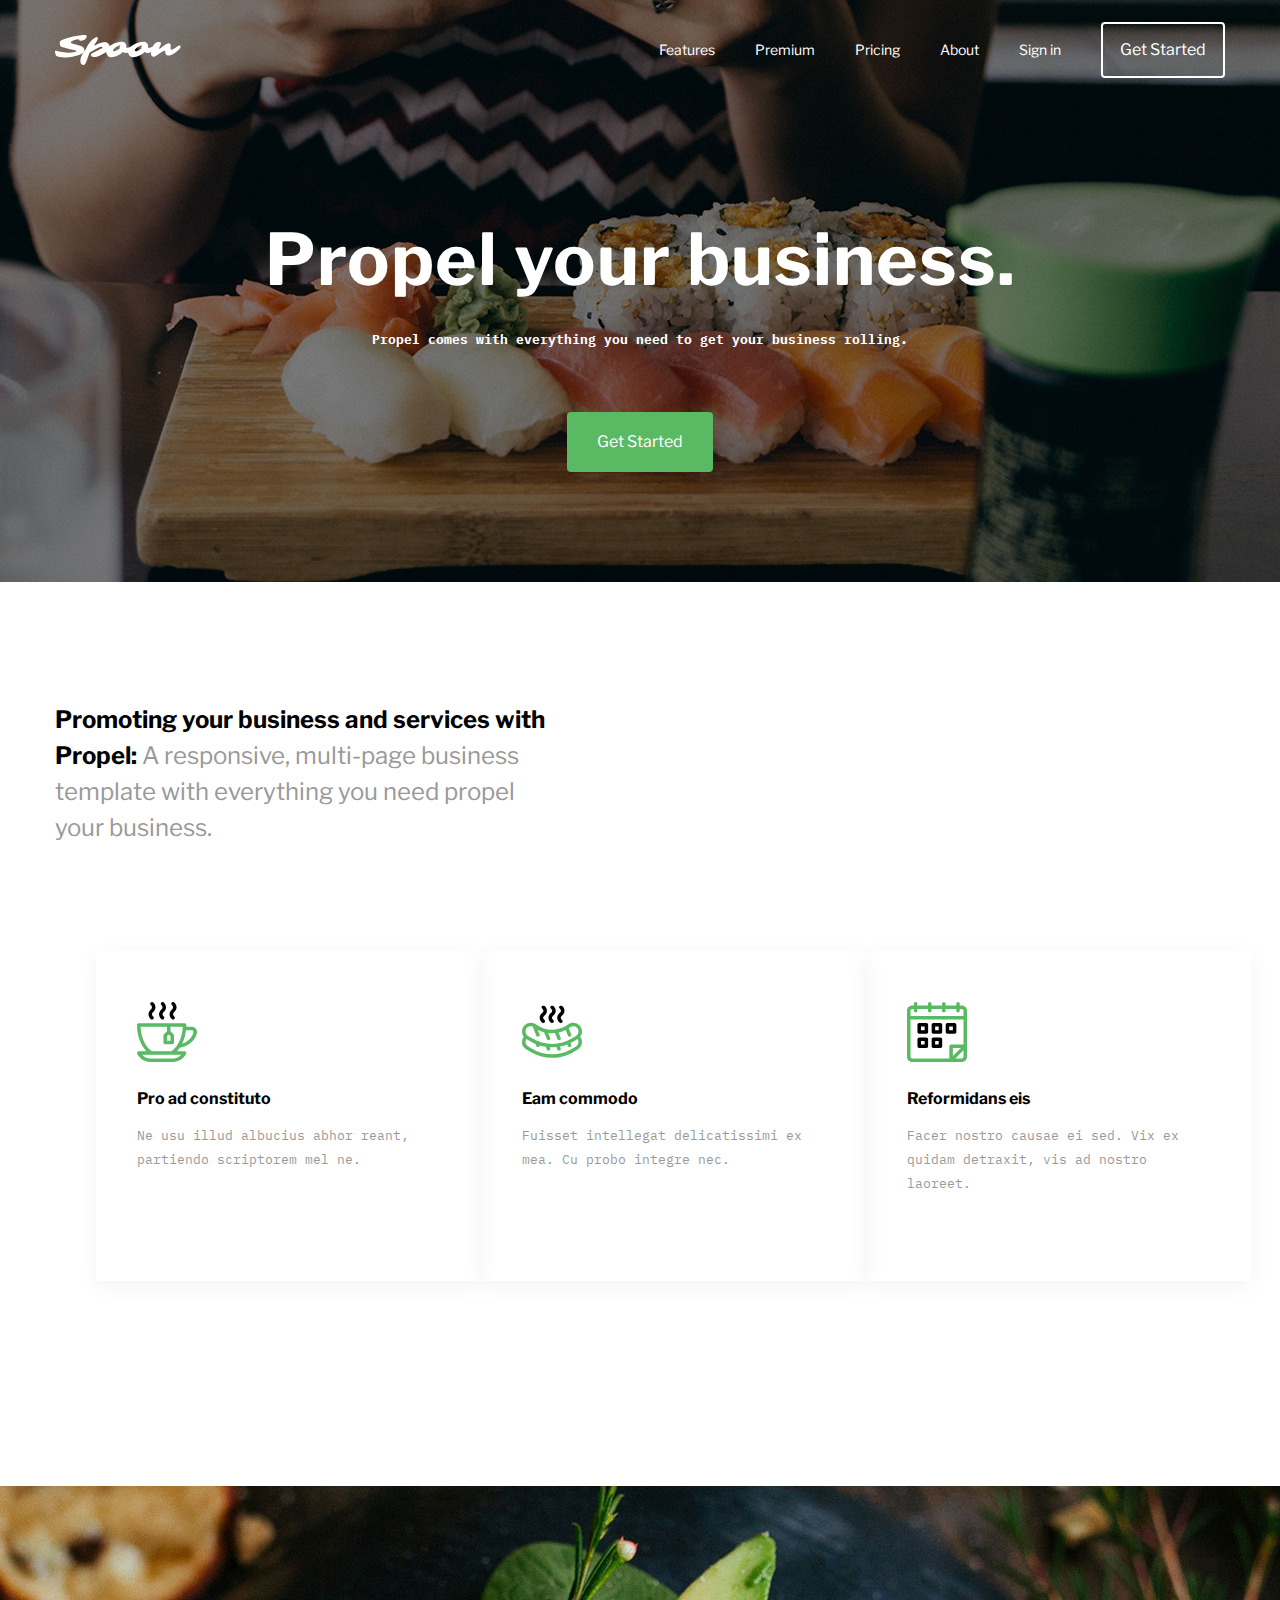
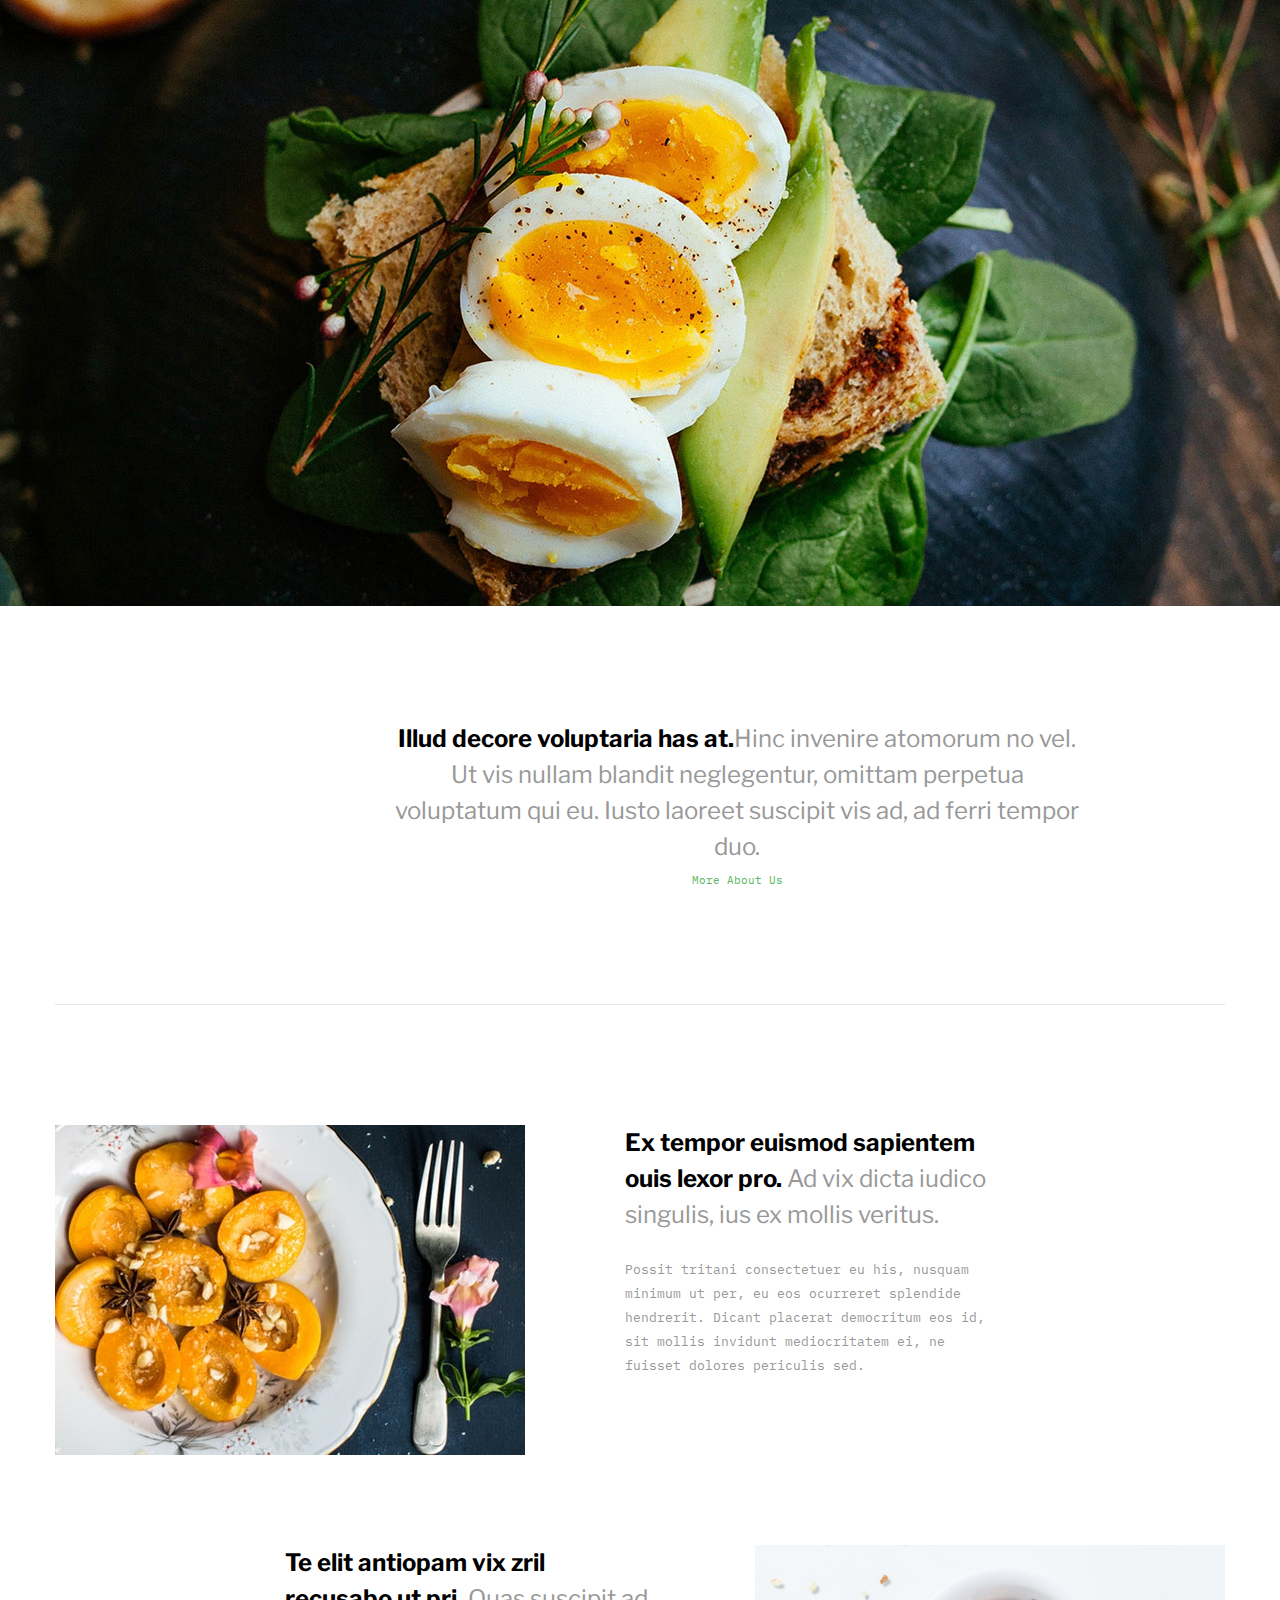
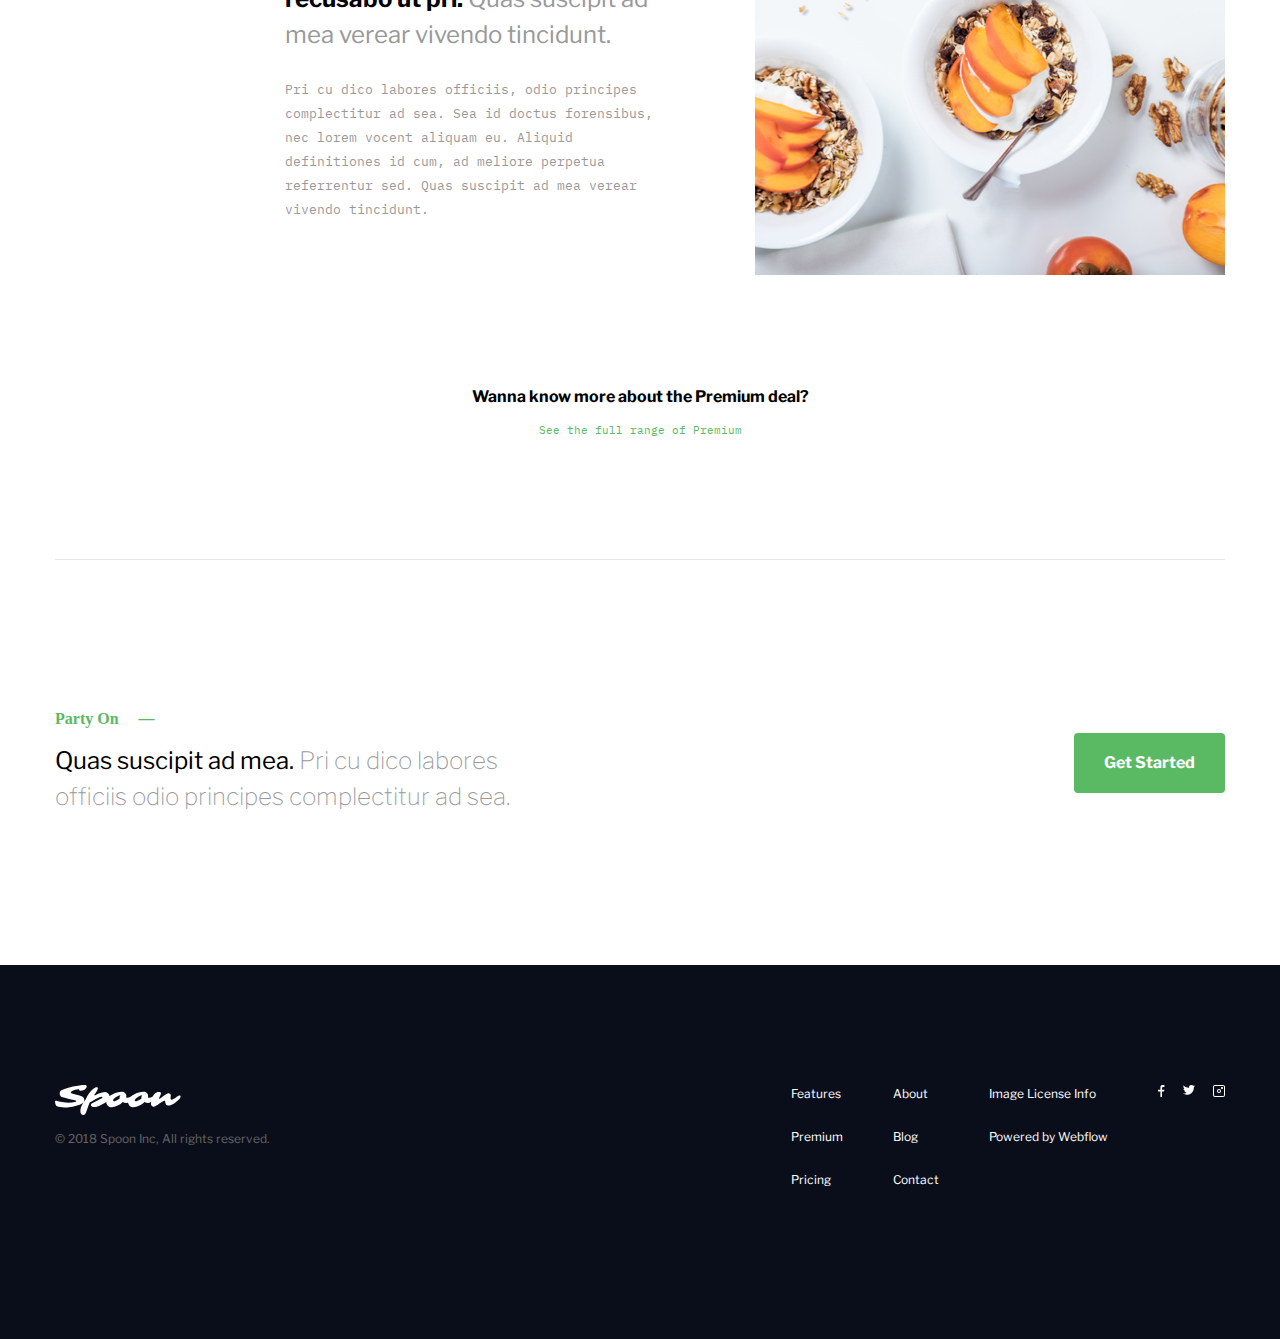
<file: index.html>
<!DOCTYPE html>
<html lang="en">
  <head>
    <meta charset="UTF-8" />
    <meta name="viewport" content="width=device-width, initial-scale=1.0" />
    <title>ВелоSHOP</title>

    <link rel="preconnect" href="https://fonts.googleapis.com" />
    <link rel="preconnect" href="https://fonts.gstatic.com" crossorigin />
    <link
      href="https://fonts.googleapis.com/css2?family=Libre+Franklin:ital,wght@0,100..900;1,100..900&display=swap"
      rel="stylesheet"
    />

    <link rel="preconnect" href="https://fonts.googleapis.com" />
    <link rel="preconnect" href="https://fonts.gstatic.com" crossorigin />
    <link
      href="https://fonts.googleapis.com/css2?family=IBM+Plex+Mono:wght@400;700&display=swap"
      rel="stylesheet"
    />

    <link rel="stylesheet" href="css/reset.css" />

    <!-- <link rel="stylesheet" href="css/normalize.css"> -->

    <link rel="stylesheet" href="css/style.css" />
  </head>
  <body>
    <!-- HEADER -->
    <div class="header__wrapper">
      <header class="header">
        <div class="header__container container">
          <div class="header__body">
            <div class="header__nav">
              <a href="#" class="logo">
                <img src="images/Image2.svg" alt="logo" />
              </a>
  
              <div class="header__item">
                <ul class="header__list">
                  <a href="#">
                    <li>Features</li>
                  </a>
                  <a href="#">
                    <li>Premium</li>
                  </a>
                  <a href="#">
                    <li>Pricing</li>
                  </a>
                  <a href="#">
                    <li>About</li>
                  </a>
                  <a href="#">
                    <li>Sign in</li>
                  </a>
                </ul>
  
                <button class="header__btn button">Get Started</button>
              </div>
            </div>
          </div>
        </div>
      </header>
  
      <div class="hero__business">
        <div class="hero__title">
          <h1>Propel your business.</h1>
        </div>
  
        <div class="hero__subtitle">
          <p>
            Propel comes with everything you need to get your business rolling.
          </p>
        </div>
  
        <button class="hero__button button">Get Started</button>
      </div>
    </div>

    <!-- SECTION SERVICES -->
    <section class="services">
      <div class="services__container container">
        <div class="services__body">

          <div class="services__content content">
            <p>Promoting your business and services with Propel:<span class="span__start"> A responsive, multi-page business template with everything you need propel your business.</span></p>
          </div>

          <div class="services__row">

            <div class="services__card">
              <img class="services__img" src="images/Image3.svg" alt="#">
              <h6 class="services__title title">Pro ad constituto</h6>
              <p class="services__subtitle subtitle">Ne usu illud albucius abhor reant, partiendo scriptorem mel ne.</p>
            </div>

             <div class="services__card">
              <img class="services__img" src="images/Image4.svg" alt="#">
              <h6 class="services__title title">Eam commodo</h6>
              <p class="services__subtitle subtitle">Fuisset intellegat delicatissimi ex mea. Cu probo integre nec.</p>
            </div>

             <div class="services__card">
              <img class="services__img" src="images/Image5.svg" alt="#">
              <h6 class="services__title title">Reformidans eis</h6>
              <p class="services__subtitle subtitle">Facer nostro causae ei sed. Vix ex quidam detraxit, vis ad nostro laoreet.</p>
            </div>

          </div>

        </div>
      </div>
    </section>

    <!-- SECTION PRODUCT -->
    <section class="product">
      <div class="product__container container">
      </div>
    </section>

    <!-- SECTION DECORE -->
     <section class="decore">
      <div class="decore__container container">
        <div class="decore__body content">
          <p class="decore_body-text">Illud decore voluptaria has at.<span class="span__start">Hinc invenire atomorum no vel. Ut vis nullam blandit neglegentur, omittam perpetua voluptatum qui eu. Iusto laoreet suscipit vis ad, ad ferri tempor duo.</span></p>
          <div class="decore__about direction">
        <a href="#">
         More About Us
        </a>
        </div>
        </div>

      </div>  
     </section>

<!-- SECTION PRODUCTS -->
     <section class="products">
      <div class="products__container container">
        <div class="products__body">

          <div class="products__cards">

            <div class="products__wraper">
            <div class="products__img">
              <img src="images/Image7.png" alt="photo">
            </div>

            <div class="products__content content">  
              <p class="products__title">Ex tempor euismod sapientem ouis lexor pro.<span class="span__start"> Ad vix dicta iudico singulis, ius ex mollis veritus.</span></p>
            
              <p class="products__subtitle subtitle">Possit tritani consectetuer eu his, nusquam minimum ut per, eu eos ocurreret splendide hendrerit. Dicant placerat democritum eos id, sit mollis invidunt mediocritatem ei, ne fuisset dolores periculis sed.</p>
            </div>
            </div>
              
            <div class="products__wraper veriar">
              <div class="products__content content">
                <p class="products__title">Te elit antiopam vix zril recusabo ut pri.<span class="span__start"> Quas suscipit ad mea verear vivendo tincidunt.</span></p>
              
                <p class="products__subtitle subtitle">Pri cu dico labores officiis, odio principes complectitur ad sea. Sea id doctus forensibus, nec lorem vocent aliquam eu. Aliquid definitiones id cum, ad meliore perpetua referrentur sed. Quas suscipit ad mea verear vivendo tincidunt.</p>
              </div>

              <div class="products__img">
                <img src="images/Image8.png" alt="#">
              </div>
            </div>  

            </div>

            <div class="products__deal">
              <h6 class="title">Wanna know more about the Premium deal?</h6>
              <div class="products__direction direction">
                <a href="#">See the full range of Premium</a>
              </div>
            </div>

        </div>
      </div>
     </section>

     <!-- SECTION PARTY -->
      <section class="party">
        <div class="party__container container">
          <div class="party__body">
            <div class="party__content">
            <div class="party__link">
              <a href="#">
                Party On
              </a>
              
              <div class="party__symbol">
                <span>&#8212</span>
              </div>
            </div>

              <p class="party__title">Quas suscipit ad mea.<span class="span__head"> Pri cu dico labores officiis odio principes complectitur ad sea.</span></p>
           
            </div>

            <div class="button__btn">
              <button class="party__btn button">
                Get Started
              </button>
            </div>  

          </div>
        </div>

        <!-- FOOTER -->
        <footer class="footer">
          <div class="footer__container container">
            <div class="footer__body">

              <div class="footer__text">
                <div class="footer__logo">
                  <a href="#">
                    <img src="images/Image2.svg" alt="logo">
                  </a>
                </div>
                <div class="footer__copiright">
                  <span class="span__copiright">© 2018 Spoon Inc, All rights reserved.</span>
                </div>
              </div>

              <div class="footer__nav">

              <div class="footer__links-item">
                <ul class="footer__links-list">
                  <li><a href="#">Features</a></li>
                  <li><a href="#">Premium</a></li>
                  <li><a href="#">Pricing</a></li>
                </ul>
              </div>

              <div class="footer__links-item">
                <ul class="footer__links-list">
                  <li><a href="#">About</a></li>
                  <li><a href="#">Blog</a></li>
                  <li><a href="#">Contact</a></li>
                </ul>
              </div>

              <div class="footer__links-item">
                <ul class="footer__links-list">
                  <li><a href="#">Image License Info</a></li>
                  <li><a href="#">Powered by Webflow</a></li>
                </ul>
              </div>
  
              <div class="footer__social">
                <a href="#">
                  <img src="images/Image9.svg" alt="facebook">
                </a>

                <a href="#">
                  <img src="images/Image10.svg" alt="twitter">
                </a>

                <a href="#">
                  <img src="images/Image11.svg" alt="inst">
                </a>

              </div>
              </div>
            </div>
          </div>
        </footer>
      </section>
  </body>
</html>
</file>
<file: css/style.css>
.container {
    max-width: 1170px;
    margin: 0 auto;         
}

.button {
    padding: 15px 30px;
    font-family: "Libre Franklin";
    font-weight: 400;
    font-size: 16px;
    line-height: 30px;
    color: #fff;
    border-radius: 4px;      
}

.content {
    font-family: "Libre Franklin";
    font-weight: 700;
    font-size: 24px;
    line-height: 36px;
    color: #000;
}

.title {
    font-family: "Libre Franklin";
    font-weight: 700;
    font-size: 16px;
    line-height: 24px;
    color: #000;
}

.subtitle {
    font-family: "IBM Plex Mono";
    font-weight: 400;
    line-height: 24px;
    color: #999;
}

.span__start {   
    font-weight: 400;
    color: #999;
}

.direction {
    font-family: "IBM Plex Mono";
    font-weight: 400;
    font-size: 11px;
    line-height: 18px;
    color: #5ab963;
}

/* HEADER */
.header__wrapper{
    height: 582px;
    background-image: url(../images/Image1.png); 
    background-repeat: no-repeat;
    background-position: center;
    background-size: cover; 
}

.header__nav {
    padding: 22px 0;
    display: flex;
    justify-content: space-between;
    align-items: center;
}

.header__item {
    display: flex;
    gap: 40px;
    font-family: Libre Franklin;
    font-weight: 400;
    font-size: 14px;
    line-height: 24px;
    color: #fff;
}

.header__list {
    display: flex;
    align-items: center;
    column-gap: 40px;   
}

.header__btn {
    padding: 11px 17px;
    border: 2px solid #fff;
    border-radius: 4px;   
}

.hero__business {
    display: flex;
    flex-direction: column;
    align-items: center;
    margin-top: 120px;
}

.hero__title {
    font-family: "Libre Franklin";
    font-weight: 700;
    font-size: 71px;
    line-height: 78px;
    letter-spacing: 1px;
    color: #fff;
}

.hero__subtitle {
    font-family: "IBM Plex Mono";
    font-weight: 700;
    font-size: 13px;
    line-height: 24px;
    color: #fff;
    margin-top: 30px;
}

.hero__button {   
    margin-top: 60px;
    background-color: #5ab963;
}

 /* SECTION SERVICES  */
 .services {
    margin-top: 120px;
}

.services__content {
    width: 507px;
}

.services__row {
    margin-top: 54px;
    padding: 51px 64px 85px 41px;
    display: flex;
    justify-content: space-between;       
}

.services__card {
    padding: 51px 64px 85px 41px;
    box-shadow: 0px 5px 20px 0px #0000000D;     
}

.services__title {
    margin-top: 25px;    
}

.services__subtitle {
    margin-top: 13px;    
    font-size: 13px;   
    width: 280px;
}

.services__img{
    height: 60px;
    width: 60px;
}

/* SECTION PRODUCT */
.product {
    height: 720px;
    margin-top: 120px;
    background-image: url(../images/Image6.png);
    background-repeat: no-repeat;
    background-position: center;
    background-size: cover; 
}

/* SECTION DECORE */
.decore {   
    margin-top: 115px;   
}

.decore__container {  
    padding: 0 339.75px;
}

.decore__body {    
    text-align: center;
    width: 685px;
}

.decore__about {
    margin-top: 6px;   
    text-align: center;
}

 /* SECTION PRODUCTS  */
.products {
    margin-top: 115px;     
}

.products__container {
    padding: 120px 0;
    border-top: 1px solid #e6e6e6;
    border-bottom: 1px solid #e6e6e6;   
}

.products__content{
    width: 370px;
}

.products__cards {
    display: flex;
    flex-direction: column;
    row-gap: 90px;   
}

.products__wraper {
    display: flex;
    gap: 100px;   
}

.products__subtitle {
    margin-top: 25px;
    font-size: 13px;
}

.veriar {
    display: flex;
    justify-content: end;
}

.products__deal {
    margin-top: 110px;
    text-align: center;
}

.products__direction {
    margin-top: 12px;    
}

/* SECTION PARTY */
.party__body {
    margin: 150px 0;
    display: flex;
    justify-content: space-between;
}

.party__link {
    display: flex;
    gap: 20px;
    color: #5ab963;
    font-weight: 700;
}

.party__title {
    margin-top: 15px;
    width: 483px;    
    font-family: "Libre Franklin";
    font-weight: 400;
    font-size: 24px;
    line-height: 36px;
    color: #000;
}

.span__head {
    font-family: "Libre Franklin";
    font-weight: 100;
    font-size: 24px;
    line-height: 36px;
    color: #999;
}

.button__btn {
    display: flex;
    align-items: center;
}

.party__btn {
    background-color: #5ab963;
    font-weight: bold !important;
}

/* FOOTER */
.footer {
    background-color: #0A0E1A;
}

.footer__body {
    padding: 120px 0 150px;
    display: flex;
    justify-content: space-between;
}

.footer__copiright {
    margin-top: 15px;
    font-family: "Libre Franklin";
    font-weight: 400;
    font-size: 12px;
    line-height: 18px;
    color: #666;
}

.footer__nav {
    display: flex;
    gap: 50px;
}

.footer__links-list {
    display: flex;
    flex-direction: column;
    row-gap: 25px;
    font-family: "Libre Franklin";
    font-weight: 400;
    font-size: 12px;
    line-height: 18px;
    color: #fff;
}

.footer__social {
    display: flex;
    gap: 18px;
}
</file>
